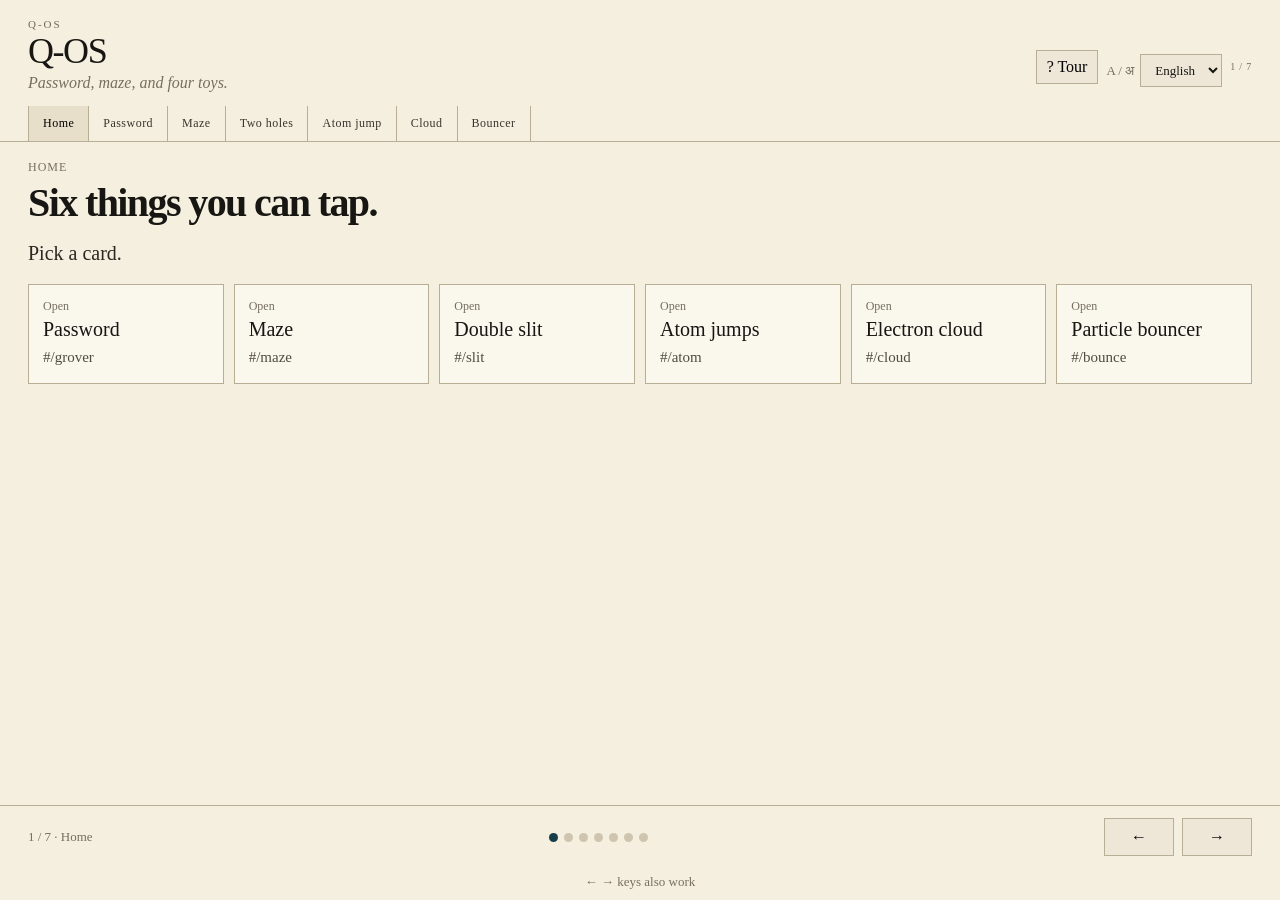
<file: index.html>
<!doctype html>
<html lang="en">
<head>
<meta charset="utf-8">
<meta name="viewport" content="width=device-width,initial-scale=1">
<title>Q-OS</title>
<link rel="stylesheet" href="exhibit.css">
</head>
<body>
<div class="shell">
<header>
  <div class="mast">
    <div>
      <div class="kicker">Q-OS</div>
      <div class="logo">Q-OS</div>
      <div class="tag" id="uiTag">Password, maze, and four toys.</div>
    </div>
    <div class="tools">
      <button type="button" id="tourBtn">? Tour</button>
      <label class="langlab">
        <span>A / अ</span>
        <select id="langSel">
          <option value="en">English</option>
          <option value="hi">हिन्दी</option>
        </select>
      </label>
      <div class="topstats" id="topStats">1 / 7</div>
    </div>
  </div>
  <nav id="mainNav"></nav>
</header>
<main>

<section class="view hall" data-view="overview">
  <div class="eyebrow">Home</div>
  <h1 class="hero-title" id="homeTitle">Six things you can tap.</h1>
  <p class="plain" id="homeP">Pick a card.</p>
  <div class="ticket" id="hallTickets"></div>
</section>

<section class="view" data-view="grover">
<div class="grid">
<section class="card">
  <div class="eyebrow">Password</div>
  <h2 id="pinTitle">Toy lock. Not a real password.</h2>
  <p class="plain">🔒 suitcase number. Not a phone. Not a bank.</p>
  <p class="plain">→ Normal hunt: type 0000, 0001, 0002.</p>
  <p class="plain">∿ New hunt: make the right number strong, then look.</p>
  <div class="mathbox" id="pinMath"></div>
  <label id="targetLabel">Secret 5-digit number</label>
  <input id="secret" maxlength="5" value="31415" inputmode="numeric" autocomplete="off">
  <div id="classicalTargetWrap" style="display:none">
    <label>Secret 4-digit number</label>
    <input id="classicalSecret" maxlength="4" value="3141" inputmode="numeric" autocomplete="off">
  </div>
  <label>How big is the pile?</label>
  <select id="spaceSelect">
    <option value="100000">New hunt · 100,000 numbers</option>
    <option value="10000">Normal hunt · 10,000 numbers</option>
  </select>
  <div class="mode">
    <button id="qmode" class="active">NEW HUNT</button>
    <button id="cmode">NORMAL HUNT</button>
  </div>
  <button class="action" id="run">▶ START</button>
  <button class="secondary" id="prepare">↺ RESET</button>
  <div class="explain"><b>Now</b><p id="ai">Pick a hunt. Press START.</p></div>
  <div class="result" id="result"><div class="rk">Number we got</div><div class="code" id="resultCode">—</div><div class="rs" id="resultStatus">Not started.</div></div>
</section>
<div class="runner-area">
<section class="card hero">
  <div class="herohead">
    <div><div class="eyebrow">Chance this is the right number</div><div class="big" id="prob">0.001%</div></div>
    <div class="status" id="status">READY</div>
  </div>
  <div class="chart"><canvas id="chart"></canvas></div>
  <div class="twocol">
    <div class="mini"><div class="k">Right number strength</div><div class="v" id="amp">0.0031623</div></div>
    <div class="mini"><div class="k">Wrong number strength</div><div class="v" id="other">0.0031623</div></div>
  </div>
  <div class="log" id="log"></div>
</section>
<aside class="card">
  <h2>Simple score</h2>
  <div class="stats">
    <div class="stat"><div class="k">Numbers in the pile</div><div class="v" id="N">100,000</div></div>
    <div class="stat"><div class="k">Tiny switches used</div><div class="v" id="Q">17</div></div>
    <div class="stat"><div class="k">How mixed at start</div><div class="v" id="entropy">16.61 bits</div></div>
    <div class="stat"><div class="k">Smart steps k</div><div class="v" id="optimal">248</div></div>
    <div class="stat"><div class="k">Queries so far</div><div class="v" id="oracle">0</div></div>
    <div class="stat"><div class="k">Boost steps</div><div class="v" id="diff">0</div></div>
    <div class="stat"><div class="k">Recipe length</div><div class="v" id="depth">0</div></div>
    <div class="stat"><div class="k">List length</div><div class="v" id="dimension">131,072</div></div>
    <div class="stat"><div class="k">Memory used</div><div class="v" id="memory">2.00 MB</div></div>
    <div class="stat"><div class="k">Still fair?</div><div class="v" id="norm">1.000000</div></div>
    <div class="stat"><div class="k">Normal hunt average</div><div class="v" id="classAvg">50,000</div></div>
    <div class="stat"><div class="k">New hunt checks</div><div class="v" id="quantumQueries">248</div></div>
    <div class="stat"><div class="k">√N</div><div class="v" id="sqrtN">316.23</div></div>
    <div class="stat"><div class="k">Fewer checks?</div><div class="v" id="ratio">126.6x</div></div>
    <div class="stat"><div class="k">Engine</div><div class="v" id="engine">IDLE</div></div>
    <div class="stat"><div class="k">Looks at the end</div><div class="v" id="shots">0</div></div>
    <div class="stat"><div class="k">Numbers typed</div><div class="v" id="tested">0</div></div>
    <div class="stat"><div class="k">Time</div><div class="v" id="liveTime">0 ms</div></div>
  </div>
  <div class="section">
    <h2 style="font-size:16px">Live</h2>
    <div class="stats">
      <div class="stat"><div class="k">Step</div><div class="v" id="liveIter">0 / 248</div></div>
      <div class="stat"><div class="k">Chance right</div><div class="v" id="liveProb">0.001%</div></div>
      <div class="stat"><div class="k">Right strength</div><div class="v" id="liveAmp">0.0031623</div></div>
      <div class="stat"><div class="k">Wrong strength</div><div class="v" id="liveOther">0.0031623</div></div>
      <div class="stat"><div class="k">Fair?</div><div class="v" id="liveNorm">1.000000</div></div>
    </div>
  </div>
</aside>
</div>
</div>
<section class="section">
<h2>What the table says</h2>
<div class="tablewrap"><table><thead><tr><th>Thing</th><th>Number</th><th>Meaning</th><th>Note</th></tr></thead><tbody id="execTable"></tbody></table></div>
</section>
</section>

<section class="view" data-view="maze">
  <div class="eyebrow">Maze</div>
  <h2 id="mazeTitle">Find the way out.</h2>
  <p class="plain" id="mazeHint">Blue start. Red end. Green path.</p>
  <div class="mathbox">
    <b>What the two modes are</b>
    <p>→ Hall by hall = normal BFS. One square, then the next.</p>
    <p>∿ Wave search = a number on every open square. Each step the wave moves to neighbours, then the end square is boosted (Grover step). P(end) on the scoreboard is that square’s |amp|². The green path is drawn after, with normal hall-walk. This laptop does the list math. Not a quantum chip.</p>
  </div>
  <div class="maze-grid">
    <section class="card">
      <label>How hard?</label>
      <select id="mazeDiff">
        <option value="easy">Easy</option>
        <option value="medium">Medium</option>
        <option value="hard">Hard</option>
      </select>
      <label>How to search</label>
      <select id="mazeSolver">
        <option value="quantum">Wave search</option>
        <option value="classical">Hall by hall</option>
      </select>
      <label>Wave steps — <span id="mazeIterText">35</span></label>
      <input id="mazeIters" type="range" min="5" max="120" value="35">
      <label class="muted">Looks slider is unused in wave mode — <span id="mazeShotText">250</span></label>
      <input id="mazeShots" type="range" min="50" max="1000" step="50" value="250">
      <div class="rowbtns">
        <button id="mazeGenerate">+ New maze</button>
        <button id="mazeSolve">▶ Find way</button>
        <button id="mazeClear">✕ Clear</button>
        <button id="mazePanic">+ and ▶</button>
      </div>
      <div class="explain"><b>Now</b><p id="mazeGuide">Press New maze. Then Find way.</p></div>
    </section>
    <section class="card">
      <canvas id="mazeCanvas" class="maze-canvas" width="900" height="900" aria-label="Maze"></canvas>
      <div class="legend">
        <span><i class="dot wall"></i>wall</span>
        <span><i class="dot open"></i>open</span>
        <span><i class="dot seen"></i>wave</span>
        <span><i class="dot front"></i>hot</span>
        <span><i class="dot path"></i>path</span>
        <span><i class="dot start"></i>start</span>
        <span><i class="dot goal"></i>end</span>
      </div>
    </section>
    <section class="card">
      <div class="stats">
        <div class="stat"><div class="k">Squares</div><div class="v" id="mazeCells">—</div></div>
        <div class="stat"><div class="k">Open squares</div><div class="v" id="mazeOpen">—</div></div>
        <div class="stat"><div class="k">Lit by wave</div><div class="v" id="mazeExplored">0</div></div>
        <div class="stat"><div class="k">Live squares</div><div class="v" id="mazeFrontier">0</div></div>
        <div class="stat"><div class="k">Steps</div><div class="v" id="mazeIter">0</div></div>
        <div class="stat"><div class="k">Path length</div><div class="v" id="mazeLen">—</div></div>
        <div class="stat"><div class="k">P(end)</div><div class="v" id="mazeProb">—</div></div>
        <div class="stat"><div class="k">Status</div><div class="v" id="mazeStatus">Ready</div></div>
      </div>
      <div class="meter"><div class="muted">P(end) gauge</div><div class="barline"><i id="mazeBar"></i></div></div>
      <div class="log" id="mazeLog"></div>
    </section>
  </div>
</section>

<section class="view hall" data-view="slit">
  <div class="grid2">
    <div class="card">
      <div class="eyebrow">Double slit</div>
      <div class="model-tag" data-model>Toy model</div>
      <h2 id="slitTitle">Fire dots at holes.</h2>
      <p class="plain">○ one hole = one pile. ○○ two holes = stripes.</p>
      <p class="plain">Eye on the holes = stripes die. Fake which-path.</p>
      <div class="rowbtns">
        <button id="slitOne">○ One</button>
        <button id="slitTwo" class="active">○○ Two</button>
        <button id="slitWatch">👁 Watch</button>
      </div>
      <label>Gap — <span id="slitGapVal">24</span></label>
      <input id="slitGap" type="range" min="10" max="48" value="24">
      <div class="rowbtns">
        <button id="slitFire">▶ 1</button>
        <button id="slitMany">▶ 200</button>
        <button id="slitClear">✕</button>
      </div>
      <div class="twocol">
        <div class="mini"><div class="k">Hits</div><div class="v" id="slitHits">0</div></div>
        <div class="mini"><div class="k">Mode</div><div class="v" id="slitMode">Two holes</div></div>
      </div>
      <div class="explain"><b>Now</b><p id="slitTalk">Press 200. Look for stripes.</p></div>
    </div>
    <div class="card">
      <canvas class="viz tall" id="slitCanvas"></canvas>
    </div>
  </div>
</section>

<section class="view hall" data-view="atom">
  <div class="grid2">
    <div class="card">
      <div class="eyebrow">Atom jumps</div>
      <div class="model-tag" data-model>Toy model</div>
      <h2 id="atomTitle">Give energy. Watch the jump.</h2>
      <p class="plain">Steps 1–4 only. Not a real spectrum.</p>
      <div class="rowbtns">
        <button id="atomAdd">↑ Add energy</button>
        <button id="atomDrop">↓ Release</button>
        <button id="atomReset">↺ 1</button>
      </div>
      <div class="twocol">
        <div class="mini"><div class="k">Step</div><div class="v" id="atomStep">1</div></div>
        <div class="mini"><div class="k">Light</div><div class="v" id="atomLight">none</div></div>
      </div>
      <div class="explain"><b>Now</b><p id="atomTalk">Press Add energy.</p></div>
    </div>
    <div class="card">
      <canvas class="viz tall" id="atomCanvas"></canvas>
    </div>
  </div>
</section>

<section class="view hall" data-view="cloud">
  <div class="grid2">
    <div class="card">
      <div class="eyebrow">Electron cloud</div>
      <div class="model-tag" data-model>Toy model</div>
      <h2 id="cloudTitle">Scan. Dots make a cloud.</h2>
      <p class="plain">Flat 2D sketch of 1s / 2s / 2p. Not a 3D lab plot.</p>
      <label>Shape</label>
      <select id="cloudOrb">
        <option value="1s">1s ball</option>
        <option value="2s">2s gap</option>
        <option value="2p">2p blobs</option>
      </select>
      <div class="rowbtns">
        <button id="cloudScan">· Scan</button>
        <button id="cloudMany">·· 80</button>
        <button id="cloudClear">✕</button>
      </div>
      <div class="twocol">
        <div class="mini"><div class="k">Dots</div><div class="v" id="cloudDots">0</div></div>
        <div class="mini"><div class="k">Shape</div><div class="v" id="cloudName">1s</div></div>
      </div>
      <div class="explain"><b>Now</b><p id="cloudTalk">Scan 80 times.</p></div>
    </div>
    <div class="card">
      <canvas class="viz tall" id="cloudCanvas"></canvas>
    </div>
  </div>
</section>

<section class="view hall" data-view="bounce">
  <div class="grid2">
    <div class="card">
      <div class="eyebrow">Bouncer</div>
      <div class="model-tag" data-model>Toy model</div>
      <h2 id="bounceTitle">Some bounce. Some sneak.</h2>
      <p class="plain">Pass chance ≈ e^{-c √(V-E) L}. Cartoon wall, not a lab barrier.</p>
      <label>Wall height — <span id="bounceHVal">8</span></label>
      <input id="bounceH" type="range" min="2" max="16" value="8">
      <label>Wall width — <span id="bounceWVal">6</span></label>
      <input id="bounceW" type="range" min="2" max="16" value="6">
      <div class="rowbtns">
        <button id="bounceGo">▶ 40</button>
        <button id="bounceClear">✕</button>
      </div>
      <div class="twocol">
        <div class="mini"><div class="k">Back</div><div class="v" id="bounceBack">0</div></div>
        <div class="mini"><div class="k">Through</div><div class="v" id="bounceThru">0</div></div>
      </div>
      <div class="explain"><b>Now</b><p id="bounceTalk">Change wall. Launch.</p></div>
    </div>
    <div class="card">
      <canvas class="viz tall" id="bounceCanvas"></canvas>
    </div>
  </div>
</section>

</main>
<div class="stagebar">
  <div class="meta" id="stageMeta">1 / 7</div>
  <div class="dots" id="dots"></div>
  <div class="navbtns">
    <button id="prevBtn">←</button>
    <button id="nextBtn">→</button>
  </div>
</div>
<footer class="note">← → keys also work</footer>
</div>
<div id="tourBox" class="tour">
  <div class="tourcard">
    <div id="tourStep" class="muted">1 / 7</div>
    <p id="tourText"></p>
    <div class="rowbtns">
      <button id="tourNext">Next</button>
      <button id="tourSkip">Skip</button>
    </div>
  </div>
</div>
<script src="labs.js"></script>
<script src="maze.js"></script>
<script src="engine.js"></script>
<script src="ui.js"></script>
</body>
</html>
</file>
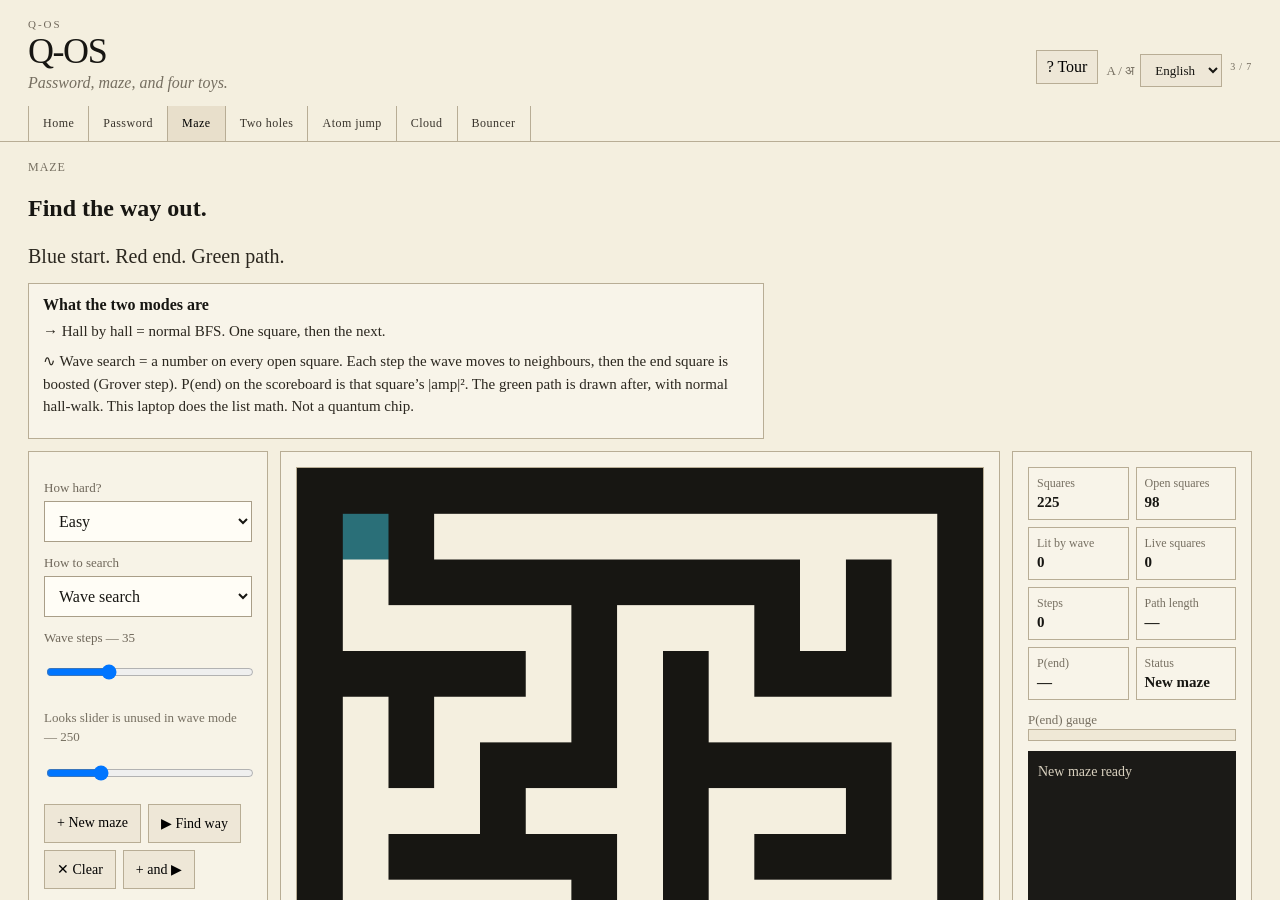
<file: maze.html>
<!doctype html>
<html lang="en">
<head>
<meta charset="utf-8">
<meta name="viewport" content="width=device-width,initial-scale=1">
<title>Maze</title>
<meta http-equiv="refresh" content="0;url=./#/maze">
<link rel="canonical" href="./#/maze">
</head>
<body>
<p><a href="./#/maze">Open the maze</a></p>
</body>
</html>
</file>
<file: exhibit.css>
:root{
  --paper:#f4efdf; --paper2:#faf7ed; --ink:#171612; --muted:#766f61;
  --line:#b8ad95; --soft:#e5dcc8; --accent:#173e48; --accent2:#8a5a32;
  --good:#355f4a; --danger:#7a3c36; --white:#fffdf6;
}
*{box-sizing:border-box}
html,body{margin:0;background:var(--paper);color:var(--ink);font-family:Georgia,"Times New Roman",serif}
button,input,select{font:inherit}
a{color:inherit}
.shell{max-width:1500px;margin:auto;min-height:100vh;display:flex;flex-direction:column}
header{padding:18px 28px 0;border-bottom:1px solid var(--line)}
.mast{display:flex;justify-content:space-between;gap:20px;align-items:flex-end}
.tools{display:flex;gap:8px;align-items:center;flex-wrap:wrap;justify-content:flex-end}
.tools button,.langlab select{padding:7px 10px;border:1px solid var(--line);background:#eee7d7;cursor:pointer}
.langlab{display:flex;align-items:center;gap:6px;font-size:13px;color:var(--muted)}
.langlab select{width:auto}
.kicker{font-size:11px;letter-spacing:.18em;color:#6f675a;text-transform:uppercase}
.logo{font-size:36px;line-height:1;margin-top:3px;letter-spacing:-.04em}
.tag{font-style:italic;color:var(--muted);font-size:16px;margin-top:5px}
.topstats{font-size:10px;color:var(--muted);letter-spacing:.08em;text-align:right}
nav{display:flex;gap:0;margin-top:14px;overflow:auto}
nav a{
  white-space:nowrap;background:transparent;border:0;border-right:1px solid var(--line);
  padding:10px 14px;font-size:12px;letter-spacing:.04em;
  cursor:pointer;color:#39342c;text-decoration:none;display:inline-block
}
nav a:first-child{border-left:1px solid var(--line)}
nav a:hover,nav a.active{background:#e8dfcb;color:#000}
main{padding:18px 28px 20px;flex:1}
.view{display:none}
.view.on{display:block}
.card{border:1px solid var(--line);background:rgba(250,247,237,.6);padding:15px}
.card h2,.section h2{font-size:22px;letter-spacing:0;text-transform:none;margin:0 0 13px;border-bottom:1px solid var(--line);padding-bottom:8px}
.plain{font-size:20px;line-height:1.45;color:#2b271f;margin:0 0 10px;max-width:38em}
.small{font-size:16px;line-height:1.5;color:#514b40}
.muted{font-size:13px;line-height:1.5;color:var(--muted)}
.grid2{display:grid;grid-template-columns:1.05fr 1fr;gap:14px;align-items:start}
.hero-title{font-size:40px;letter-spacing:-.04em;line-height:1.1;margin:6px 0 14px;max-width:16em}
.eyebrow{font-size:12px;letter-spacing:.08em;text-transform:uppercase;color:var(--muted)}
label{display:block;font-size:13px;color:#6f675a;margin:13px 0 5px}
input,select{width:100%;padding:10px;border:1px solid #a99e88;background:var(--white);color:var(--ink);outline:none}
input:focus,select:focus{border-color:var(--accent)}
button.action{width:100%;padding:11px;border:1px solid #31535a;background:var(--accent);color:#fffdf6;cursor:pointer;margin-top:10px}
button.secondary{padding:9px 12px;border:1px solid var(--line);background:#eee7d7;cursor:pointer;margin-top:7px}
.rowbtns{display:flex;flex-wrap:wrap;gap:7px;margin-top:8px}
.rowbtns button{padding:10px 12px;border:1px solid var(--line);background:#eee7d7;cursor:pointer;font-size:14px}
.rowbtns button.active,.rowbtns button:hover{background:var(--accent);color:#fffdf6;border-color:var(--accent)}
.mini{border:1px solid var(--line);padding:10px;background:#f8f4e9}
.mini .v{font-size:18px;font-weight:bold}
.mini .k{font-size:12px;color:var(--muted)}
.hall{min-height:58vh}
canvas.viz{width:100%;height:280px;border:1px solid var(--line);background:#f9f6ed;display:block}
canvas.viz.tall{height:420px}
.explain{border-left:3px solid var(--accent2);padding:10px 12px;background:#eee5d4;margin-top:12px}
.explain b{font-size:12px}
.explain p{font-size:18px;line-height:1.45;margin:6px 0 0;color:#2b271f}
.mathbox{border:1px solid var(--line);background:#f8f4e9;padding:12px 14px;margin:12px 0;max-width:46em}
.mathbox b{display:block;margin-bottom:6px}
.mathbox p{margin:0 0 8px;font-size:15px;line-height:1.5;color:#2b271f}
.model-tag{display:inline-block;font-size:12px;border:1px solid var(--line);padding:3px 8px;margin:0 0 8px;color:#5c564b}
.ticket{display:grid;grid-template-columns:repeat(auto-fit,minmax(180px,1fr));gap:10px;margin-top:16px}
.ticket a,.ticket > div{display:block;border:1px solid var(--line);padding:14px;text-decoration:none;background:var(--paper2)}
.ticket a:hover{background:#e8dfcb}
.ticket .n{font-size:12px;color:var(--muted)}
.ticket .t{font-size:20px;margin-top:4px}
.ticket .d{font-size:15px;color:#514b40;margin-top:6px;line-height:1.45}
.stagebar{display:flex;justify-content:space-between;align-items:center;gap:12px;border-top:1px solid var(--line);padding:12px 28px 18px}
.stagebar .meta{font-size:13px;color:var(--muted)}
.stagebar .navbtns{display:flex;gap:8px}
.stagebar button{min-width:70px;padding:9px 12px;border:1px solid var(--line);background:#eee7d7;cursor:pointer}
.dots{display:flex;gap:6px;flex-wrap:wrap;justify-content:center}
.dots a{width:9px;height:9px;border-radius:50%;background:#cfc4ad;display:inline-block}
.dots a.on{background:var(--accent)}
.grid{display:grid;grid-template-columns:320px minmax(0,1fr);gap:14px;align-items:start}
.runner-area{display:grid;grid-template-columns:minmax(0,1fr) 310px;gap:14px;min-width:0}
.herohead{display:flex;justify-content:space-between;gap:15px;align-items:end}
.big{font-size:37px;font-weight:bold;letter-spacing:-.04em;margin-top:3px}
.status{font-size:12px;border:1px solid var(--line);padding:7px 9px;white-space:nowrap}
.chart{height:280px;border:1px solid var(--line);background:#f9f6ed;margin-top:14px}
.chart canvas{width:100%;height:100%}
.twocol{display:grid;grid-template-columns:1fr 1fr;gap:8px;margin-top:10px}
.result{display:none;margin-top:12px;border:1px solid #789481;background:#edf4ec;padding:12px}
.result.show{display:block}
.result .rk{font-size:12px;color:var(--good)}
.result .code{font:700 27px/1.2 Georgia;letter-spacing:.12em;margin-top:5px}
.result .rs{font-size:14px;color:#536659;margin-top:4px}
.stats{display:grid;grid-template-columns:1fr 1fr;gap:7px}
.stat{border:1px solid var(--line);background:#f8f4e9;padding:8px}
.stat .k{font-size:12px;color:var(--muted)}
.stat .v{font-size:15px;font-weight:bold;margin-top:3px;word-break:break-word}
.section{margin-top:14px}
.tablewrap{border:1px solid var(--line);overflow:auto;background:var(--paper2)}
table{width:100%;border-collapse:collapse;font-size:15px}
th,td{padding:10px 9px;border-bottom:1px solid #d0c6b2;text-align:left}
th{font-size:13px;color:#655e52;background:#eee7d7}
.log{height:170px;overflow:auto;background:#1b1a17;color:#d9d1bf;padding:10px;font:14px/1.5 Georgia;margin-top:10px}
.log .t{color:#8ec4b0}.log .w{color:#d8b86b}.log .e{color:#d8897f}
.mode{display:grid;grid-template-columns:1fr 1fr;gap:5px;margin-top:12px}
.mode button{padding:8px;border:1px solid var(--line);background:#eee7d7;cursor:pointer;font-size:13px}
.mode button.active{background:var(--accent);color:white;border-color:var(--accent)}
.maze-grid{display:grid;grid-template-columns:240px minmax(0,1fr) 240px;gap:12px;align-items:start;margin-top:12px}
.maze-canvas{width:100%;height:auto;aspect-ratio:1;border:1px solid var(--line);background:#efe8d6;display:block}
.legend{display:flex;gap:10px;flex-wrap:wrap;padding:9px 0;font-size:14px;color:var(--muted)}
.dot{width:10px;height:10px;display:inline-block;vertical-align:middle;margin-right:4px;border:1px solid #555}
.wall{background:#171612}.open{background:#f4efdf}.seen{background:#7a9aa3}.front{background:#c9a15b}.path{background:#4f7a5b}.start{background:#2a6f78}.goal{background:#8a3d38}
.meter{margin-top:10px}
.barline{height:12px;border:1px solid var(--line);background:#efe8d6}
.barline i{display:block;height:100%;width:0;background:#2a6f78}
.tour{display:none;position:fixed;left:0;right:0;bottom:0;padding:16px;pointer-events:none}
.tour.on{display:block}
.tourcard{pointer-events:auto;max-width:520px;margin:auto;background:#fffdf6;border:1px solid var(--line);padding:14px 16px;box-shadow:0 8px 30px rgba(0,0,0,.12)}
.tourcard p{font-size:18px;margin:8px 0 12px}
footer.note{text-align:center;color:var(--muted);font-size:13px;padding:0 28px 10px}
@media(max-width:1100px){.maze-grid,.runner-area,.grid2{grid-template-columns:1fr}.grid{grid-template-columns:1fr}}
@media(max-width:720px){header,main,.stagebar{padding-left:12px;padding-right:12px}.logo,.hero-title{font-size:28px}.plain,.explain p{font-size:18px}.topstats{display:none}canvas.viz.tall{height:320px}}
</file>
